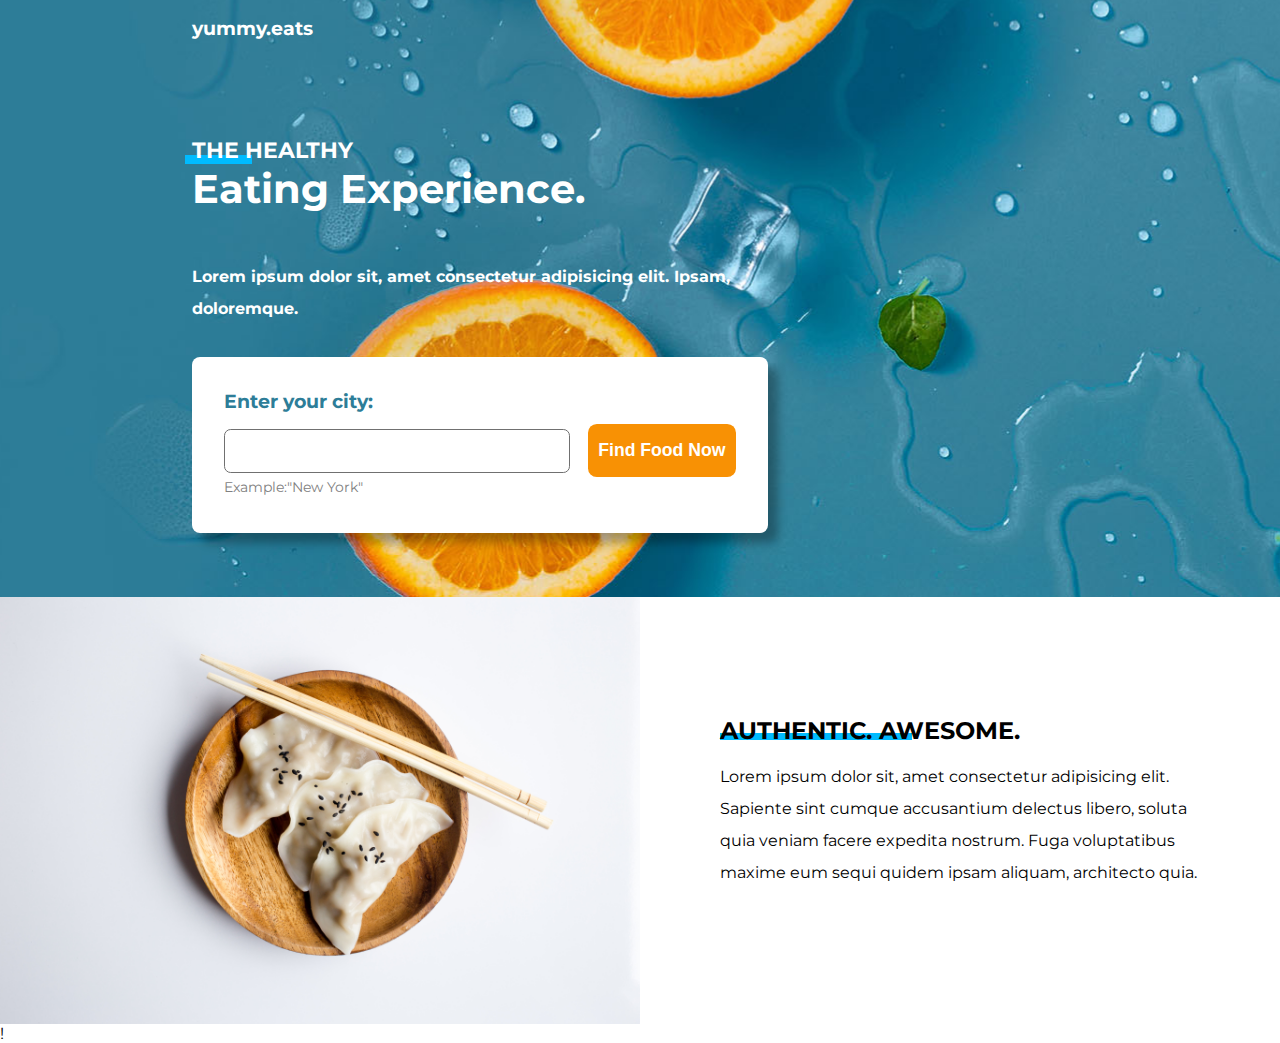
<file: foodsite/index.html>
<!DOCTYPE html>
<html lang="en">

<head>
    <meta charset="UTF-8">
    <meta name="viewport" content="width=device-width, initial-scale=1.0">
    <title>Yummy eats!</title>
    <link rel="stylesheet" href="style.css">
</head>

<body>
    <div class="overlay" id="overlay">
        <h3>Searching now...</h3>
    </div>
    <div class="hero-bg">
        <section class="top">
            <header>
                <a href="#"> yummy.eats</a>

            </header>

            <h1><span>The Healthy</span>Eating Experience.</h1>
            <p>Lorem ipsum dolor sit, amet consectetur adipisicing elit. Ipsam, doloremque.</p>



            <div class="form-container">
                <form action="">
                    <div class="form-left">
                        <label for="city">Enter your city:</label>
                        <input type="text" name="city" id="city">
                        <p>Example:"New York"</p>

                    </div>

                    <input type="button" value="Find Food Now" id="cta-btn">
                </form>
            </div>
        </section>
    </div>

    <section class="authentic">
        <div class="right-col">
            <h2>authentic. Awesome.</h2>
            <p>Lorem ipsum dolor sit, amet consectetur adipisicing elit. Sapiente sint cumque accusantium delectus
                libero, soluta quia veniam facere expedita nostrum. Fuga voluptatibus maxime eum sequi quidem ipsam
                aliquam, architecto quia.</p>

        </div>
        <img src="images/food.jpg" alt="A picture of a food in a bowl">
    </section>

    <script src="index.js"></script>
</body>

</html>!
</file>
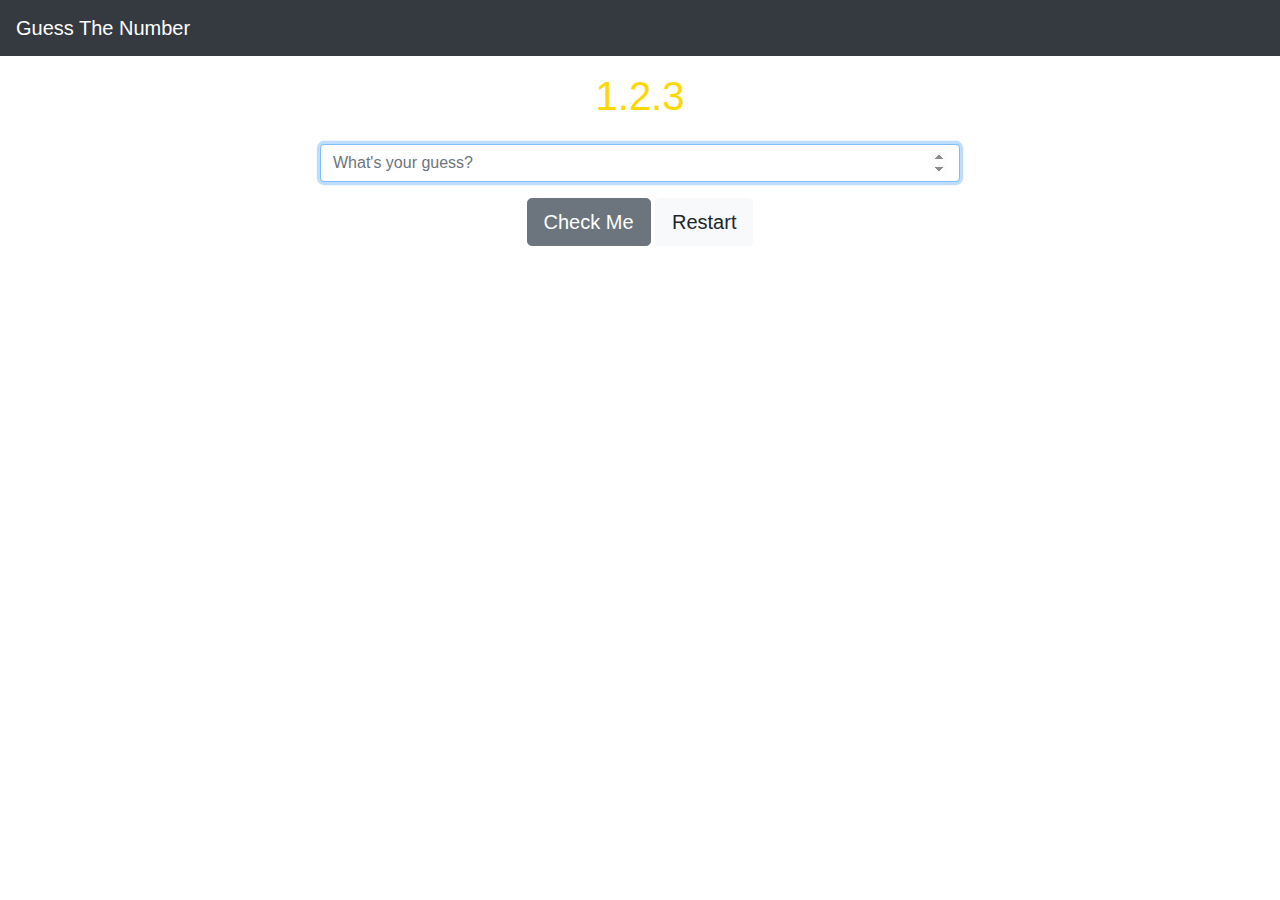
<file: guess-the-number/index.html>
<!DOCTYPE html>
<html lang="en">
  <head>
    <meta charset="UTF-8" />
    <meta http-equiv="X-UA-Compatible" content="IE=edge" />
    <meta name="viewport" content="width=device-width, initial-scale=1.0" />
    <title>Guess the number</title>
    <link
      rel="stylesheet"
      href="https://maxcdn.bootstrapcdn.com/bootstrap/4.0.0/css/bootstrap.min.css"
      integrity="sha384-Gn5384xqQ1aoWXA+058RXPxPg6fy4IWvTNh0E263XmFcJlSAwiGgFAW/dAiS6JXm"
      crossorigin="anonymous"
    />
    <link rel="stylesheet" href="styles.css">
  </head>
  <body class="text-center">
    <nav class="navbar navbar-dark bg-dark">
      <a href="#" class="navbar-brand">Guess The Number</a>
    </nav>
    <main>
      <h1 class="banner p-3">1.2.3</h1>
      <div class="form-group">
        <input
          type="number"
          class="form-control form-control-bg"
          placeholder="What's your guess?"
          name=""
          id="number-guess" 
          autofocus
        />
      </div>
      <div id="result"></div>
      <button class="btn btn-lg btn-secondary" id="number-submit">
        Check Me
      </button>
      <button class="btn btn-lg btn-light" id="restart-game">Restart</button>
      <div id="history"></div>
    </main>
    <script src="index.js"></script>
  </body>
</html>
</file>
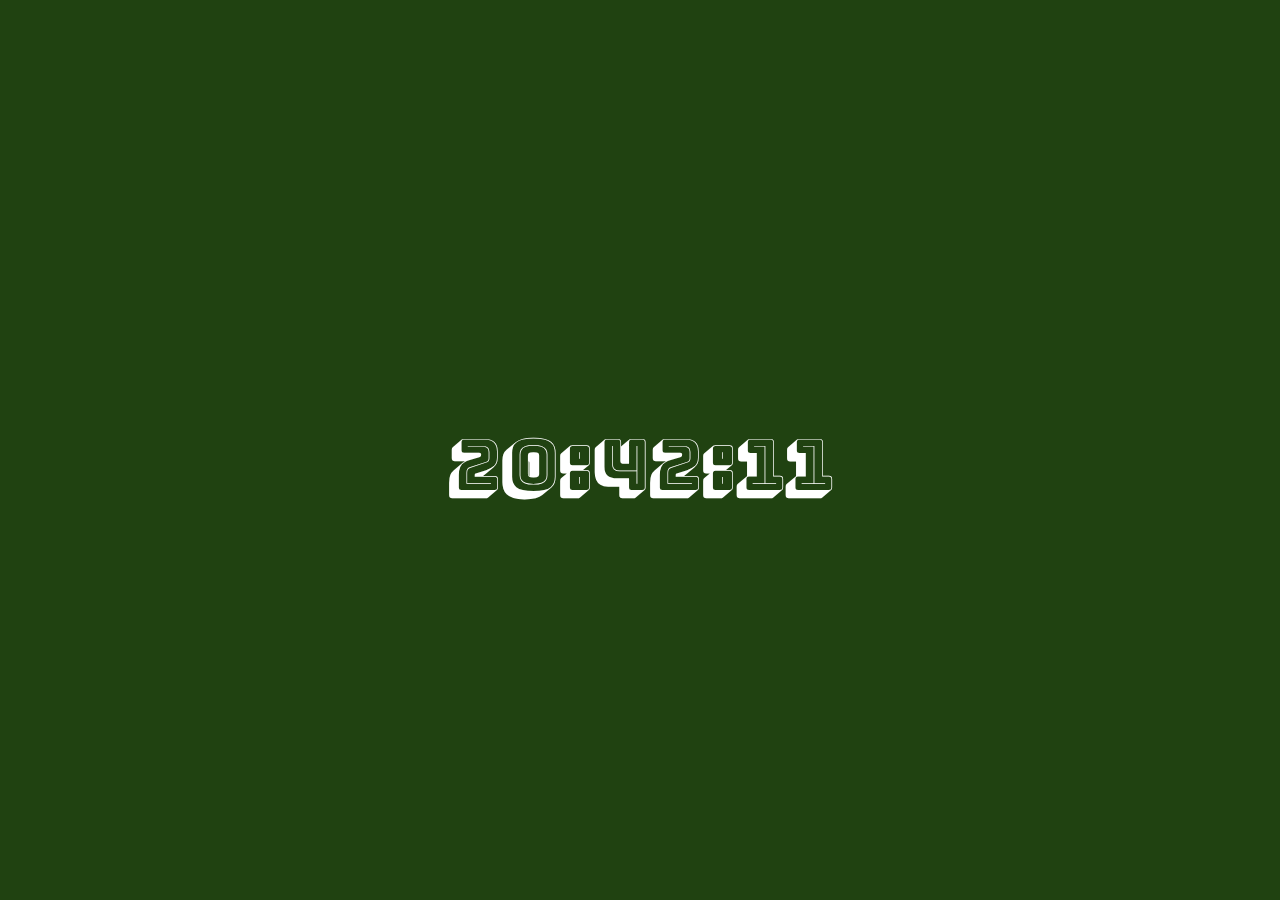
<file: Ticky Clock/index.html>
<!DOCTYPE html>
<html lang="en">

<head>
	<meta charset="utf-8">
	<meta name="viewport" content="width=device-width, initial-scale=1.0">
	<link rel="stylesheet" media="screen" href="https://cdnjs.cloudflare.com/ajax/libs/twitter-bootstrap/3.3.5/css/bootstrap.min.css">

	<title>Clocky | that changes BG</title>

	<link rel="stylesheet" href="css/clockStyle.css">

</head>

<body>

	<div id="clock" >
        
	</div>
    
    
    <script src="js/clock.js" ></script>
	<script src="https://cdnjs.cloudflare.com/ajax/libs/jquery/1.11.3/jquery.min.js"></script>
	<script src="https://cdnjs.cloudflare.com/ajax/libs/twitter-bootstrap/3.3.5/js/bootstrap.min.js"></script>

	<script>
	</script>

</body>

</html>
</file>
<file: foodsite/style.css>
@import url("https://fonts.googleapis.com/css?family=Montserrat:400,700&display=swap");

body {
  margin: 0;
  font-family: "Montserrat", sans-serif;
}

.hero-bg {
  background: #307d99 url(images/bg.jpg);
  background-position: 12% 83%;
  color: white;
  text-align: center;
  padding-bottom: 4em;
}

header {
  padding: 1em 0;
}

.hero-bg a {
  color: white;
  text-decoration: none;
  font-weight: bold;
  font-size: 1.2rem;
}

section {
  margin: 0 1em;
}

h1 {
  font-size: 2.5rem;
  margin: 2em 0 1.2em;
}

h1 span {
  text-transform: uppercase;
  display: block;
  font-size: 1.4rem;
  position: relative;
  z-index: 1;
}

h1 span::before {
  content: "";
  position: absolute;
  width: 3em;
  background-color: #00bbff;
  height: 0.4em;
  bottom: 0;
  z-index: -1;
  margin-left: -0.3em;
}

.hero-bg p {
  font-weight: bold;
  margin: 0 1em 3em;
}

.form-container {
  background-color: white;
  margin: 2em -1em 0;
  padding: 2em;
}

label {
  color: #2d7d98;
  font-weight: bold;
  display: block;
  margin-bottom: 1em;
  font-size: 1.2em;
}

input[type="text"] {
  border: 1px solid #707070;
  width: 100%;
  padding: 1em;
  box-sizing: border-box;
  margin-top: 1.2em;
  border-radius: 0.5em;
}

.form-container p {
  color: gray;
  margin-bottom: 1.5em;
  margin-top: 0.3em;
  font-weight: normal;
  font-size: 0.9em;
}

input[type="button"] {
  background-color: #f89104;
  border: none;
  width: 100%;
  color: white;
  font-weight: bold;
  padding: 1em 0;
  border-radius: 0.5em;
  font-size: 1.3em;
  cursor: pointer;
}

input[type="button"]:hover {
  background-color: rgb(216, 126, 1);
  font-weight: normal;
}

.authentic {
  margin: 0;
}

.right-col {
  text-align: center;
  margin: 3em 1em;
}

h2 {
  text-transform: uppercase;
  position: relative;
}

h2::before {
  content: "";
  position: absolute;
  width: 8em;
  background-color: #00bbff;
  height: 0.3em;
  bottom: 0.2em;
  z-index: -1;
  margin-left: 0;
}

img {
  width: 100%;
}

p {
  line-height: 2em;
}

.overlay {
  position: absolute;
  height: 100vh;
  width: 100%;
  background: rgba(0, 0, 0, 0.9);
  z-index: 1;
  place-content: center;
  color: white;
  display: none;
  opacity: none;
}

.animate-overlay {
  animation: overlay 3s forwards;
}

@media (min-width: 730px) {
  section {
    margin: 0 4em;
  }
  .form-container {
    margin: 2em -4em 0;
  }
}

@media (min-width: 930px) {
  .hero-bg {
    text-align: left;
  }

  .hero-bg p {
    margin: 0 0 3em;
  }

  .hero-bg section {
    width: 65%;
  }

  .form-container {
    margin: 2em 0 0;
    padding: 2em;
    border-radius: 0.5em;
    box-shadow: 10px 10px 10px rgba(0, 0, 0, 0.3);
  }

  form {
    display: flex;
  }
  .form-left {
    width: 70%;
  }
  label {
    margin: 0;
  }
  input[type="button"] {
    height: 3em;
    font-size: 1.1em;
    margin-left: 1em;
    margin-top: 2em;
    padding: 0.6em 0;
    width: 30%;
  }
  .hero-bg p {
    margin-bottom: 0;
  }

  section.authentic {
    display: grid;
    grid-template-columns: repeat(2, 50%);
    grid-template-areas: "bowl content";
  }

  .right-col {
    grid-area: content;
    padding: 0 10%;
    text-align: left;
    align-self: center;
  }

  img {
    grid-area: bowl;
  }

  h2 {
    margin: 0;
  }
}

@media (min-width: 1275px) {
  .hero-bg section {
    width: 45%;
    margin: 0 15%;
  }
}

.top {
  animation: fadeIn 3s forwards;
}

@keyframes fadeIn {
  from {
    opacity: 0;
    transform: translateY(-2em);
  }
  to {
    opacity: 1;
    transform: translateY(0);
  }
}

@keyframes overlay {
  0% {
    opacity: 0;
  }

  30% {
    opacity: 1;
  }
  70% {
    opacity: 1;
  }

  100% {
    opacity: 0;
  }
}
</file>
<file: guess-the-number/styles.css>
h1 {
    color:gold;
}

#number-guess {
    width: 50%;
    display: inline-block;
}
</file>
<file: Ticky Clock/css/clockStyle.css>
@import 'https://fonts.googleapis.com/css?family=Bungee+Shade';

html, body{
    height: 100%;
}

#clock{
    color: #fff;
    font-family: 'Bungee Shade', cursive;
    font-size: 70px;
    
    position: relative;
    top: 50%;
    margin-top: -35px;
    text-align: center;

}
</file>
